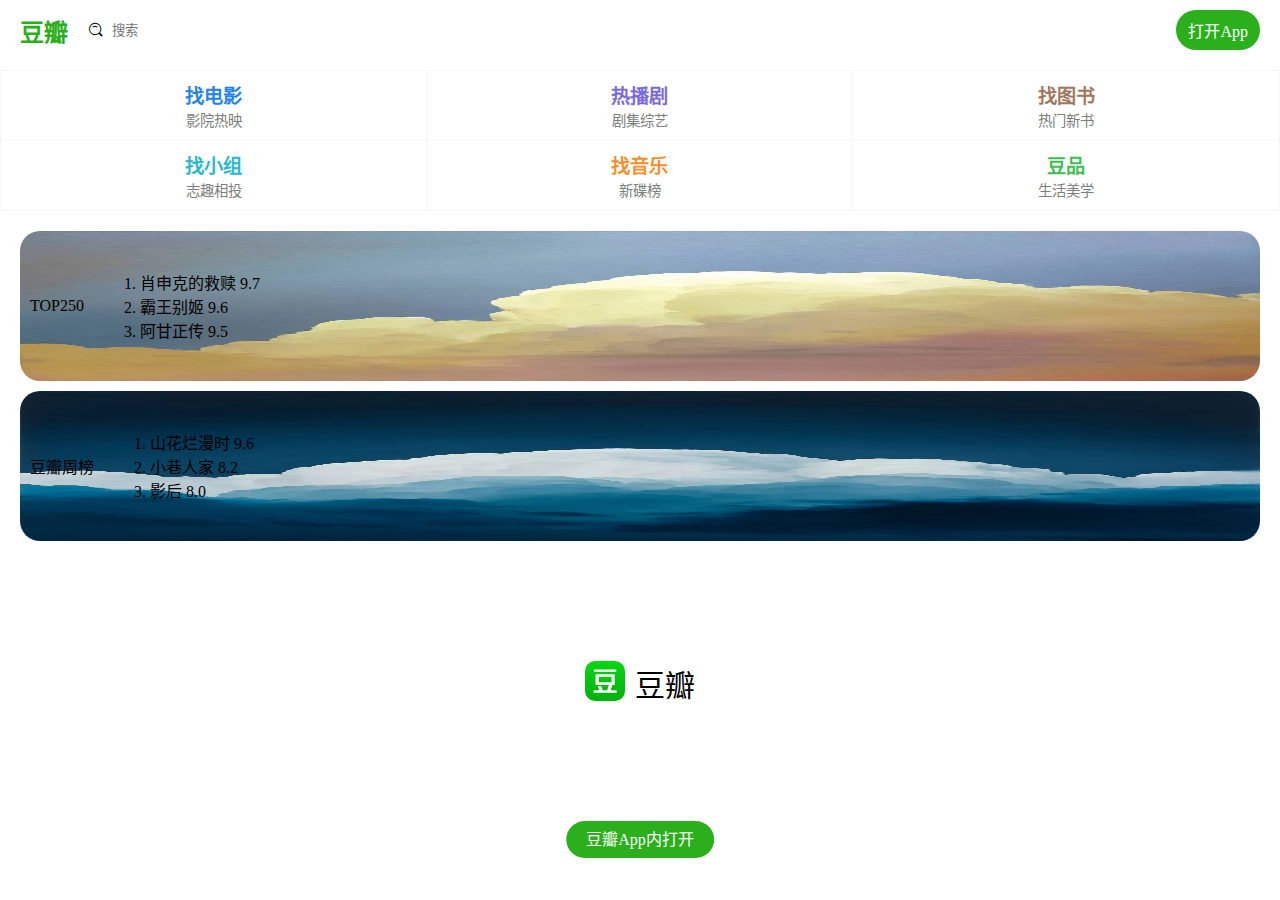
<file: index.html>
<!DOCTYPE html>
<html lang="zh-CN">
  <head>
    <meta charset="UTF-8" />
    <meta name="viewport" content="width=device-width, initial-scale=1.0" />
    <title>豆瓣(手机版)</title>
    <link rel="stylesheet" href="css/public.css" />
    <link rel="stylesheet" href="css/index.css" />
    <link rel="stylesheet" href="font/iconfont.css" />
  </head>
  <body>
    <header>
      <div class="logo">豆瓣</div>
      <div class="search">
        <div class="iconfont icon-sousuo_search"></div>
        <div style="width: 100%">
          <input type="text" placeholder="搜索" />
        </div>
      </div>
      <div class="button">
        <a href="#">打开App</a>
      </div>
    </header>

    <div class="links" style="margin-top: 10px">
      <a href="pages/movie.html" target="_blank">
        <p style="color: #2384e8">找电影</p>
        <span>影院热映</span>
      </a>
      <a href="pages/tv.html" target="_blank">
        <p style="color: #7a6adb">热播剧</p>
        <span>剧集综艺</span>
      </a>
      <a href="pages/book.html" target="_blank">
        <p style="color: #9f7860">找图书</p>
        <span>热门新书</span>
      </a>
      <a href="pages/group.html" target="_blank">
        <p style="color: #2ab8cc">找小组</p>
        <span>志趣相投</span>
      </a>
      <a href="pages/music.html" target="_blank">
        <p style="color: #f48f2e">找音乐</p>
        <span>新碟榜</span>
      </a>
      <a href="pages/market.html" target="_blank">
        <p style="color: #42bd56">豆品</p>
        <span>生活美学</span>
      </a>
    </div>

    <div class="top">
      <div class="tops">
        <img src="images/bg1.webp" alt="background" />
        <div class="topcontent">
          <div class="title">TOP250</div>
          <ul>
            <li>1. 肖申克的救赎 <span class="rating">9.7</span></li>
            <li>2. 霸王别姬 <span class="rating">9.6</span></li>
            <li>3. 阿甘正传 <span class="rating">9.5</span></li>
          </ul>
        </div>
      </div>
      <div class="tops" style="margin-top: 10px">
        <img src="images/bg2.webp" alt="background" />
        <div class="topcontent">
          <div class="title">豆瓣周榜</div>
          <ul>
            <li>1. 山花烂漫时 <span class="rating">9.6</span></li>
            <li>2. 小巷人家 <span class="rating">8.2</span></li>
            <li>3. 影后 <span class="rating">8.0</span></li>
          </ul>
        </div>
      </div>
    </div>
    <div class="floatdou">
      <a href="#">豆瓣App内打开</a>
    </div>

    <footer>
      <a href="#"><img src="images/dou.png" alt=""></a>
      <div>豆瓣</div>
    </footer>
  </body>
</html>
</file>
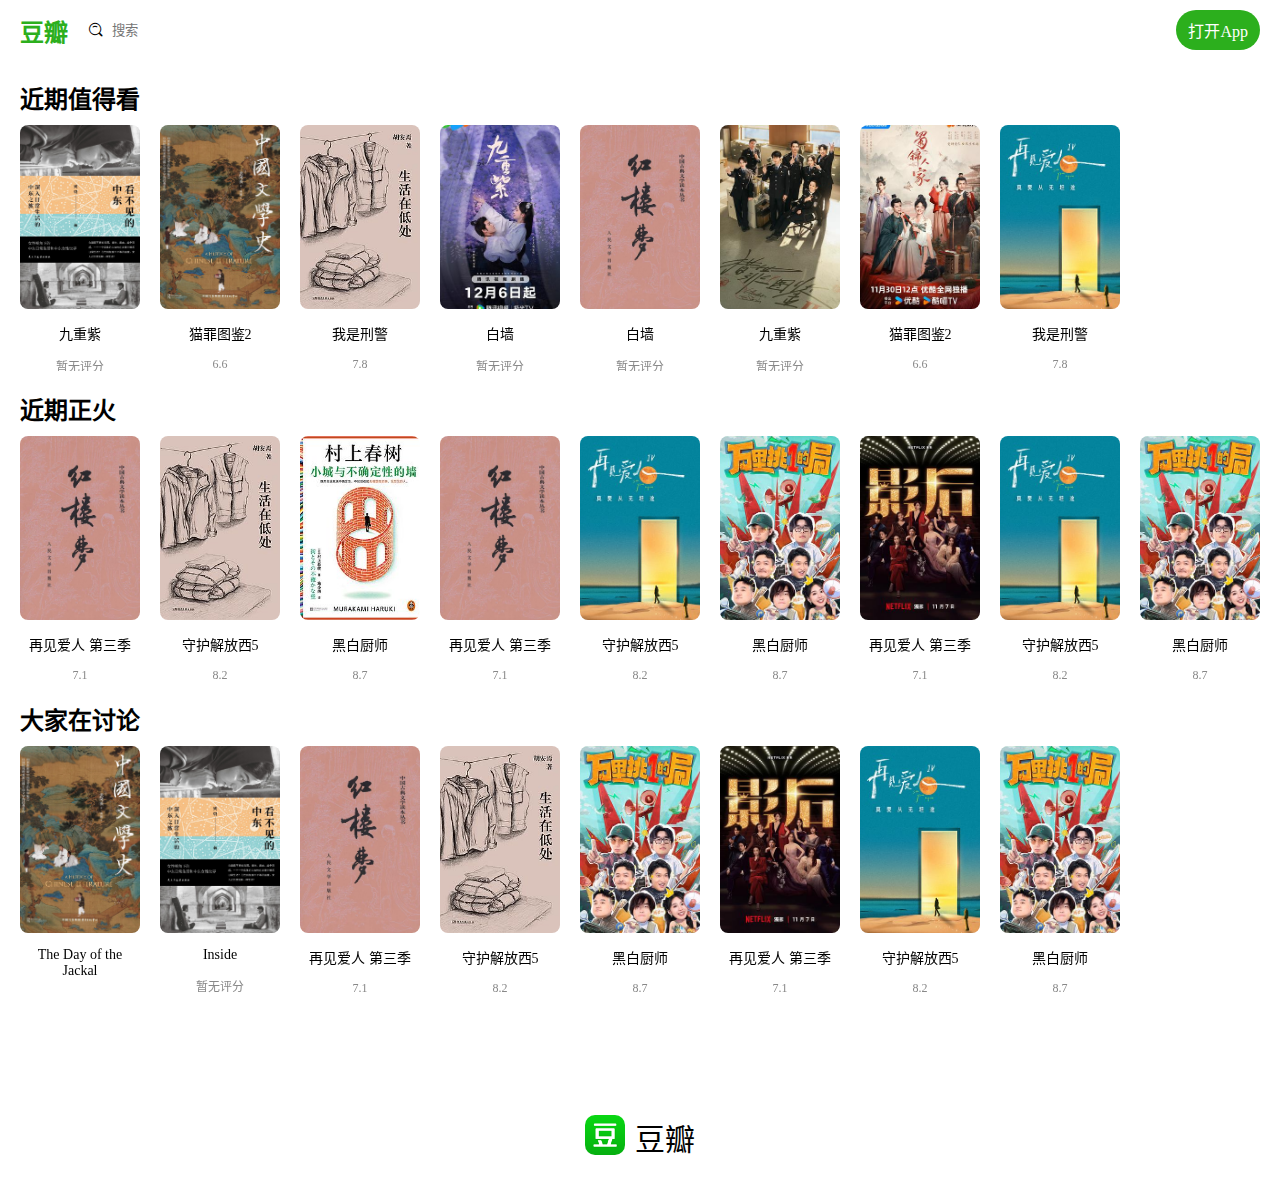
<file: pages/book.html>
<!DOCTYPE html>
<html lang="zh-CN">
  <head>
    <meta charset="UTF-8" />
    <meta name="viewport" content="width=device-width, initial-scale=1.0" />
    <title>豆瓣图书</title>
    <link rel="stylesheet" href="../swiper/swiper-bundle.min.css" />
    <link rel="stylesheet" href="../css/public.css" />
    <link rel="stylesheet" href="../font/iconfont.css" />
    <style>
      * {
        box-sizing: border-box;
      }
      .container {
        margin: 0 auto;
      }

      .categories {
        padding: 0px 20px;
      }

      .categories h2 {
        font-size: 24px;
        margin-bottom: 10px;
      }

      .swiper-container {
        margin-bottom: 20px;
        width: 100%;
        overflow: hidden;
      }

      .swiper-slide {
        text-align: center;
        width: 120px;
        height: 100%;
        height: auto;
      }

      .swiper-slide img {
        width: 100%;
        height: 75%;
        object-fit: cover;
        border-radius: 8px;
      }

      .swiper-slide p {
        margin-top: 10px;
        font-size: 14px;
      }

      .rating {
        display: block;
        margin-top: 5px;
        font-size: 12px;
        color: #888;
      }
    </style>
  </head>
  <body>
    <div class="container">
      <header>
        <div class="logo">豆瓣</div>
        <div class="search">
          <div class="iconfont icon-sousuo_search"></div>
          <div style="width: 100%">
            <input type="text" placeholder="搜索" />
          </div>
        </div>
        <div class="button">
          <a href="#">打开App</a>
        </div>
      </header>

      <section class="categories">
        <h2>近期值得看</h2>
        <div class="swiper-container">
          <div class="swiper-wrapper">
            <div class="swiper-slide">
              <img src="../images/10001b.jpg" alt="九重紫" />
              <p>九重紫</p>
              <span class="rating">暂无评分</span>
            </div>
            <div class="swiper-slide">
              <img src="../images/10002b.jpg" alt="猫罪图鉴2" />
              <p>猫罪图鉴2</p>
              <span class="rating">6.6</span>
            </div>
            <div class="swiper-slide">
              <img src="../images/10007b.jpg" alt="我是刑警" />
              <p>我是刑警</p>
              <span class="rating">7.8</span>
            </div>
            <div class="swiper-slide">
              <img src="../images/10001.jpg" alt="白墙" />
              <p>白墙</p>
              <span class="rating">暂无评分</span>
            </div>
            <div class="swiper-slide">
              <img src="../images/10006b.jpg" alt="白墙" />
              <p>白墙</p>
              <span class="rating">暂无评分</span>
            </div>
            <div class="swiper-slide">
              <img src="../images/10002.jpg" alt="九重紫" />
              <p>九重紫</p>
              <span class="rating">暂无评分</span>
            </div>
            <div class="swiper-slide">
              <img src="../images/10005.jpg" alt="猫罪图鉴2" />
              <p>猫罪图鉴2</p>
              <span class="rating">6.6</span>
            </div>
            <div class="swiper-slide">
              <img src="../images/10007.jpg" alt="我是刑警" />
              <p>我是刑警</p>
              <span class="rating">7.8</span>
            </div>
          </div>
        </div>
      </section>

      <section class="categories">
        <h2>近期正火</h2>
        <div class="swiper-container">
          <div class="swiper-wrapper">
            <div class="swiper-slide">
              <img src="../images/10006b.jpg" alt="再见爱人 第三季" />
              <p>再见爱人 第三季</p>
              <span class="rating">7.1</span>
            </div>
            <div class="swiper-slide">
              <img src="../images/10007b.jpg" alt="守护解放西5" />
              <p>守护解放西5</p>
              <span class="rating">8.2</span>
            </div>
            <div class="swiper-slide">
              <img src="../images/10004b.jpg" alt="黑白厨师" />
              <p>黑白厨师</p>
              <span class="rating">8.7</span>
            </div>
            <div class="swiper-slide">
              <img src="../images/10006b.jpg" alt="再见爱人 第三季" />
              <p>再见爱人 第三季</p>
              <span class="rating">7.1</span>
            </div>
            <div class="swiper-slide">
              <img src="../images/10007.jpg" alt="守护解放西5" />
              <p>守护解放西5</p>
              <span class="rating">8.2</span>
            </div>
            <div class="swiper-slide">
              <img src="../images/10014.jpg" alt="黑白厨师" />
              <p>黑白厨师</p>
              <span class="rating">8.7</span>
            </div>
            <div class="swiper-slide">
              <img src="../images/10006.jpg" alt="再见爱人 第三季" />
              <p>再见爱人 第三季</p>
              <span class="rating">7.1</span>
            </div>
            <div class="swiper-slide">
              <img src="../images/10007.jpg" alt="守护解放西5" />
              <p>守护解放西5</p>
              <span class="rating">8.2</span>
            </div>
            <div class="swiper-slide">
              <img src="../images/10014.jpg" alt="黑白厨师" />
              <p>黑白厨师</p>
              <span class="rating">8.7</span>
            </div>
          </div>
        </div>
      </section>

      <section class="categories">
        <h2>大家在讨论</h2>
        <div class="swiper-container">
          <div class="swiper-wrapper">
            <div class="swiper-slide">
              <img src="../images/10002b.jpg" alt="The Day of the Jackal" />
              <p>The Day of the Jackal</p>
              <span class="rating">暂无评分</span>
            </div>
            <div class="swiper-slide">
              <img src="../images/10001b.jpg" alt="Inside" />
              <p>Inside</p>
              <span class="rating">暂无评分</span>
            </div>
            <div class="swiper-slide">
              <img src="../images/10006b.jpg" alt="再见爱人 第三季" />
              <p>再见爱人 第三季</p>
              <span class="rating">7.1</span>
            </div>
            <div class="swiper-slide">
              <img src="../images/10007b.jpg" alt="守护解放西5" />
              <p>守护解放西5</p>
              <span class="rating">8.2</span>
            </div>
            <div class="swiper-slide">
              <img src="../images/10014.jpg" alt="黑白厨师" />
              <p>黑白厨师</p>
              <span class="rating">8.7</span>
            </div>
            <div class="swiper-slide">
              <img src="../images/10006.jpg" alt="再见爱人 第三季" />
              <p>再见爱人 第三季</p>
              <span class="rating">7.1</span>
            </div>
            <div class="swiper-slide">
              <img src="../images/10007.jpg" alt="守护解放西5" />
              <p>守护解放西5</p>
              <span class="rating">8.2</span>
            </div>
            <div class="swiper-slide">
              <img src="../images/10014.jpg" alt="黑白厨师" />
              <p>黑白厨师</p>
              <span class="rating">8.7</span>
            </div>
          </div>
        </div>
      </section>

      <footer>
        <a href="#"><img src="../images/dou.png" alt="" /></a>
        <div>豆瓣</div>
      </footer>
    </div>

    <script src="../swiper/swiper-bundle.min.js"></script>
    <script>
      // 初始化Swiper
      const swiper = new Swiper(".swiper-container", {
        slidesPerView: "auto", // 自动调整每次显示的幻灯片数目
        spaceBetween: 20, // 幻灯片之间的距离
        loop: false, // 循环模式
      });
    </script>
  </body>
</html>
</file>
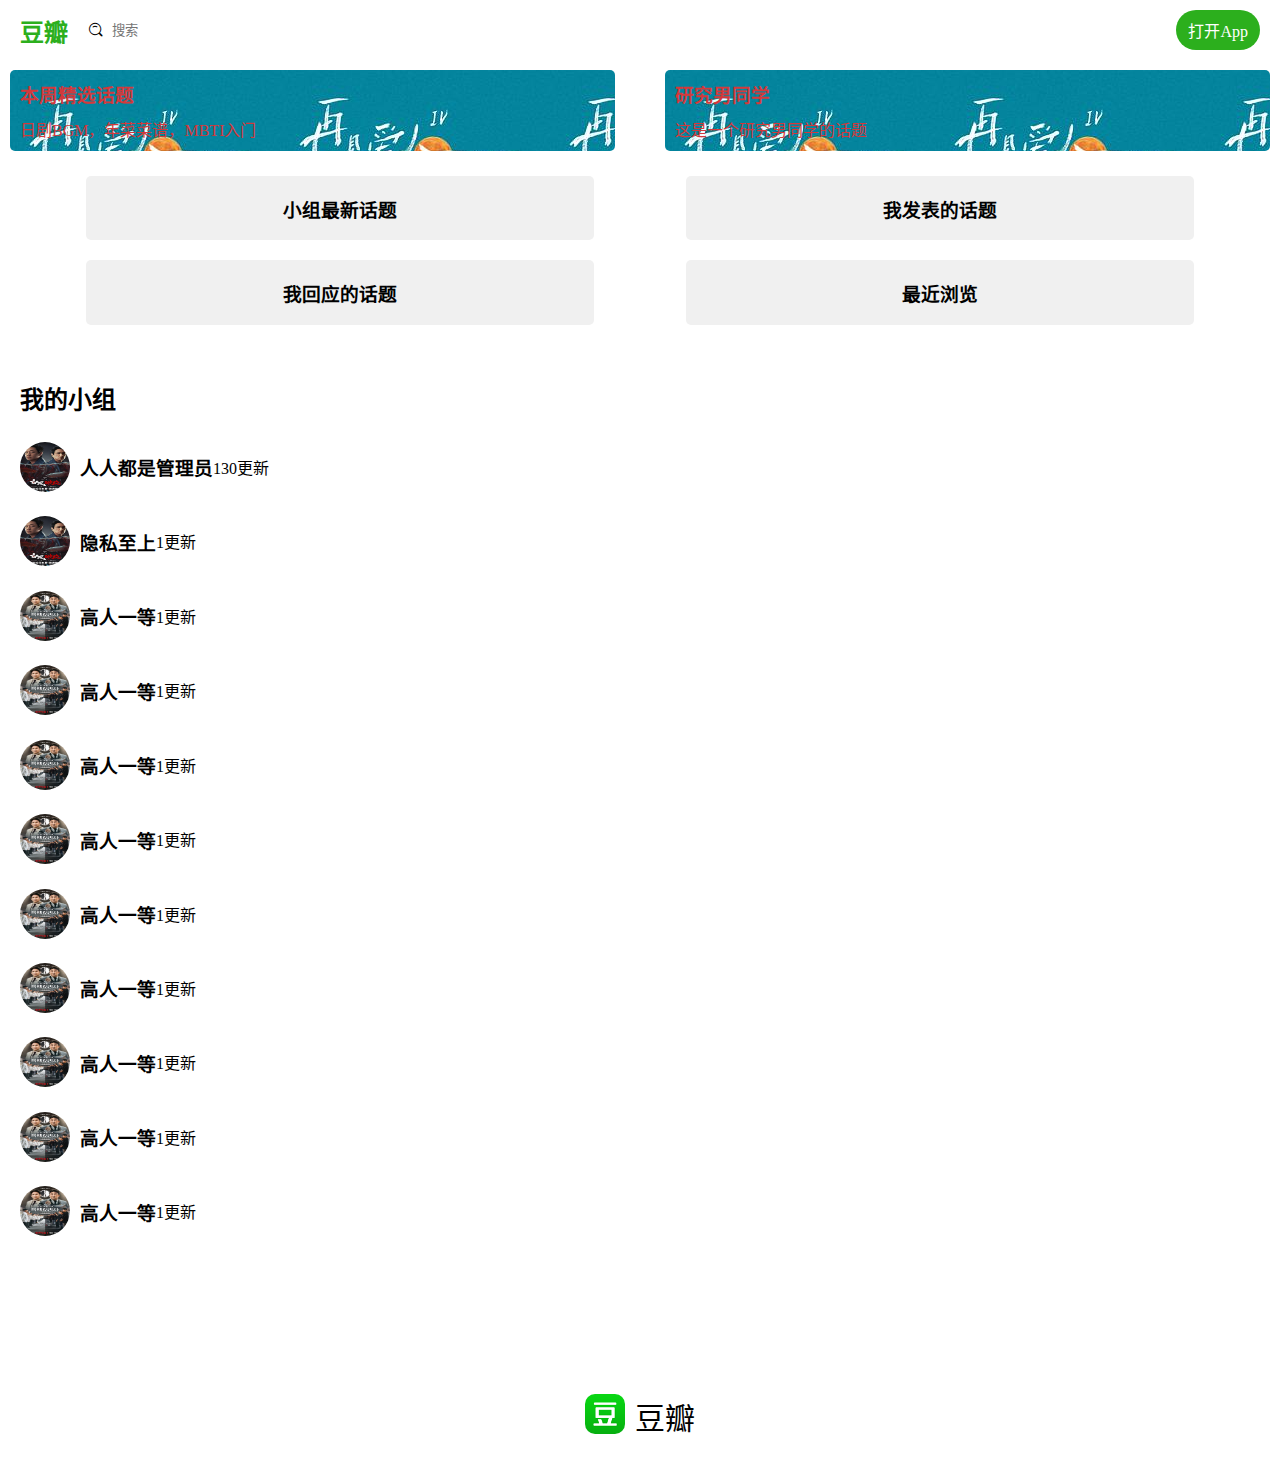
<file: pages/group.html>
<!DOCTYPE html>
<html lang="zh-CN">
<head>
    <meta charset="UTF-8" />
    <meta name="viewport" content="width=device-width, initial-scale=1.0" />
    <title>豆瓣小组</title>
    <link rel="stylesheet" href="../swiper/swiper-bundle.min.css" />
    <link rel="stylesheet" href="../css/public.css" />
    <link rel="stylesheet" href="../font/iconfont.css" />
    <style>
       .topics {
            display: flex;
            justify-content: space-between;
            padding: 10px;
        }

       .topic {
            width: 48%;
            color: #d3393bff;
            gap: 8px;
            /* gap不生效 */
            border-radius: 5px;
            background-image: url(../images/10007.jpg);
        }
        .topic h3{
            margin: 10px;
        }
        .topic p{
            margin: 10px;
        }

       .huati {
            display: flex;
            justify-content: space-evenly;
            padding: 5px;
            flex-wrap: wrap;
        }

       .huatis {
            text-align: center;
            width: 40%;
            background-color: #f0f0f0;
            margin: 10px;
            border-radius: 5px;
            box-sizing: border-box;
        }

        /* 小组部分 */
       .groups {
            padding: 20px;
        }

       .group {
            display: flex;
            align-items: center;
            margin-bottom: 10px;
        }

       .group img {
            width: 50px;
            height: 50px;
            border-radius: 50%;
            margin-right: 10px;
        }
    </style>
</head>

<body>
    <header>
        <div class="logo">豆瓣</div>
        <div class="search">
          <div class="iconfont icon-sousuo_search"></div>
          <div style="width: 100%">
            <input type="text" placeholder="搜索" />
          </div>
        </div>
        <div class="button">
          <a href="#">打开App</a>
        </div>
      </header>
        <div class="topics">
            <div class="topic">
                <h3>本周精选话题</h3>
                <p>日剧BGM，年菜菜谱，MBTI入门</p>
            </div>
            <div class="topic">
                <h3>研究男同学</h3>
                <p>这是一个研究男同学的话题</p>
            </div>
        </div>
        <div class="huati">
            <div class="huatis">
                <h3>小组最新话题</h3>
            </div>
            <div class="huatis">
                <h3>我发表的话题</h3>
            </div>
            <div class="huatis">
                <h3>我回应的话题</h3>
            </div>
            <div class="huatis">
                <h3>最近浏览</h3>
            </div>
        </div>
        <div class="groups">
            <h2>我的小组</h2>
            <div class="group">
                <img src="../images/10003.jpg" alt="Group 1">
                <h3>人人都是管理员</h3>
                <p>130更新</p>
            </div>
            <div class="group">
                <img src="../images/10003.jpg" alt="Group 2">
                <h3>隐私至上</h3>
                <p>1更新</p>
            </div>
            <div class="group">
                <img src="../images/10009.jpg" alt="Group 3">
                <h3>高人一等</h3>
                <p>1更新</p>
            </div>
            <div class="group">
                <img src="../images/10009.jpg" alt="Group 3">
                <h3>高人一等</h3>
                <p>1更新</p>
            </div>
            <div class="group">
                <img src="../images/10009.jpg" alt="Group 3">
                <h3>高人一等</h3>
                <p>1更新</p>
            </div>
            <div class="group">
                <img src="../images/10009.jpg" alt="Group 3">
                <h3>高人一等</h3>
                <p>1更新</p>
            </div>
            <div class="group">
                <img src="../images/10009.jpg" alt="Group 3">
                <h3>高人一等</h3>
                <p>1更新</p>
            </div>
            <div class="group">
                <img src="../images/10009.jpg" alt="Group 3">
                <h3>高人一等</h3>
                <p>1更新</p>
            </div>
            <div class="group">
                <img src="../images/10009.jpg" alt="Group 3">
                <h3>高人一等</h3>
                <p>1更新</p>
            </div>
            <div class="group">
                <img src="../images/10009.jpg" alt="Group 3">
                <h3>高人一等</h3>
                <p>1更新</p>
            </div>
            <div class="group">
                <img src="../images/10009.jpg" alt="Group 3">
                <h3>高人一等</h3>
                <p>1更新</p>
            </div>
        </div>
    <footer>
        <a href="#"><img src="../images/dou.png" alt="" /></a>
        <div>豆瓣</div>
    </footer>
</body>

</html>
</file>
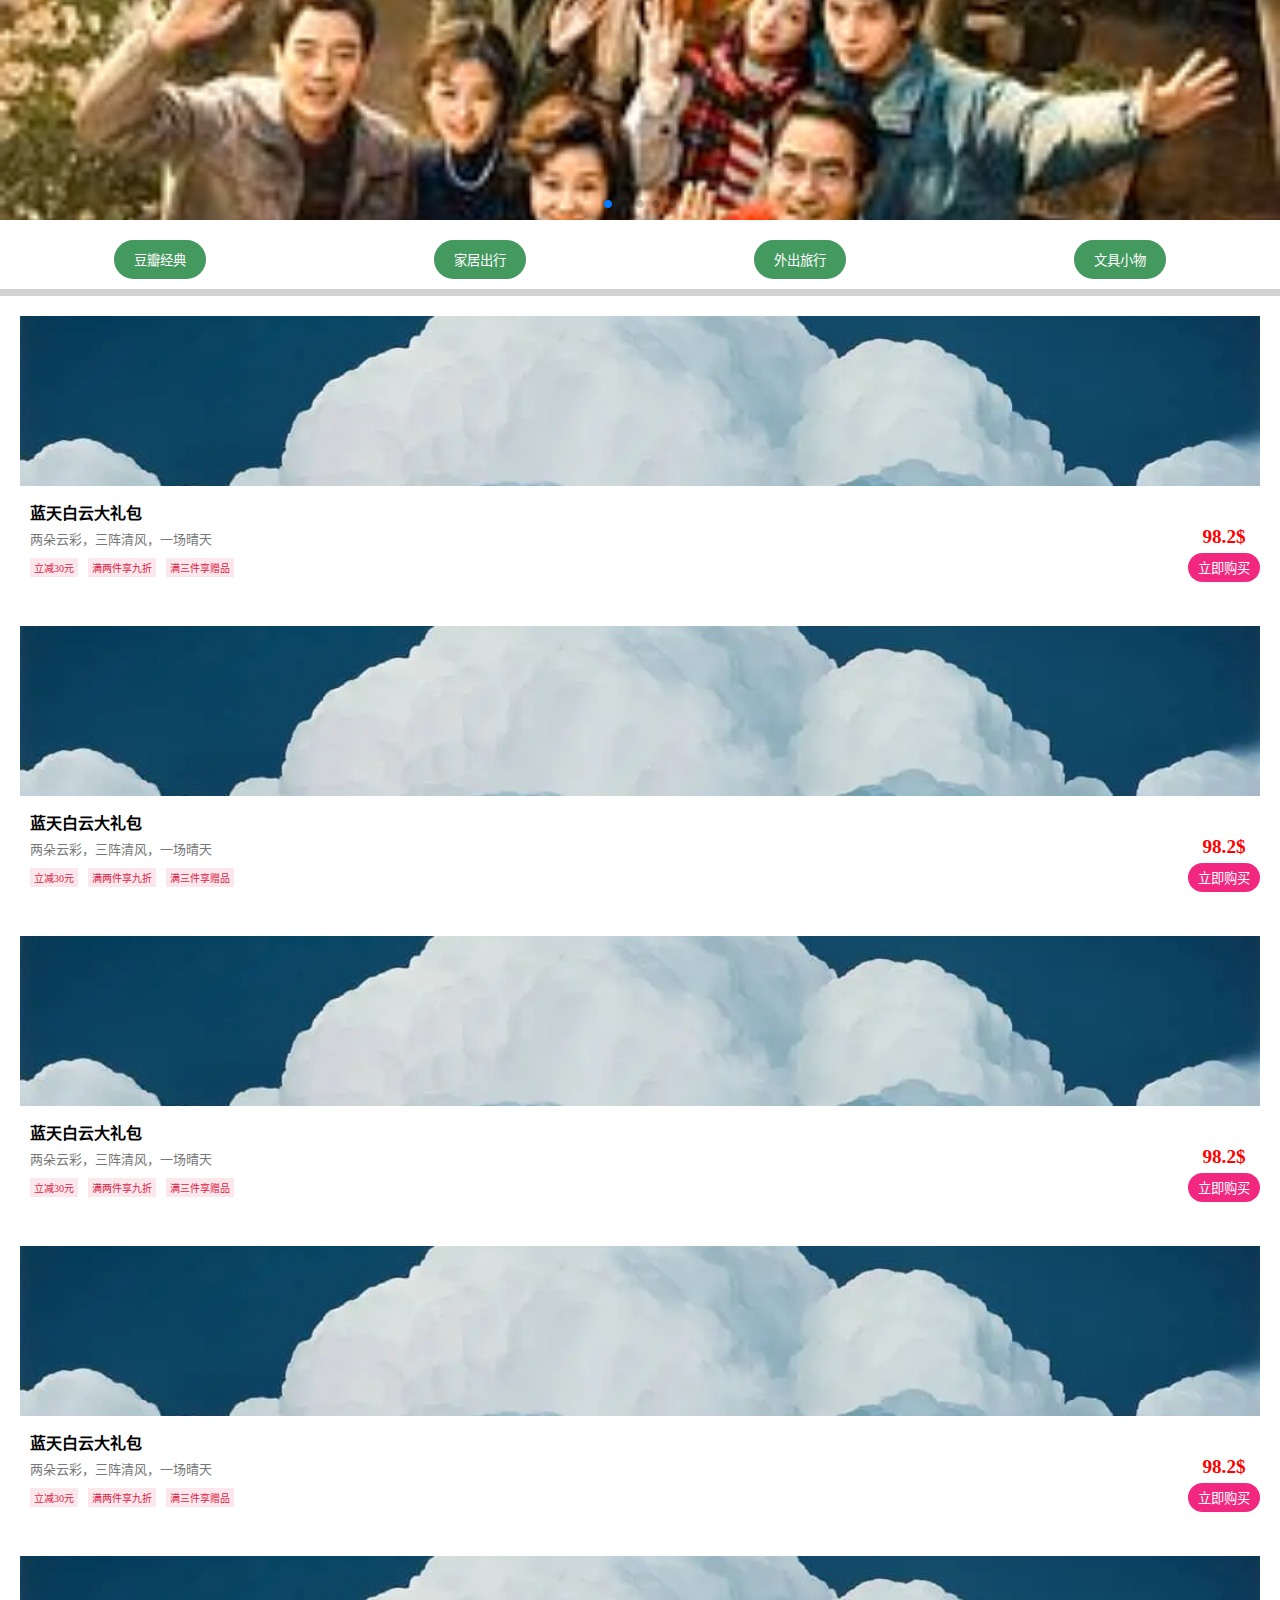
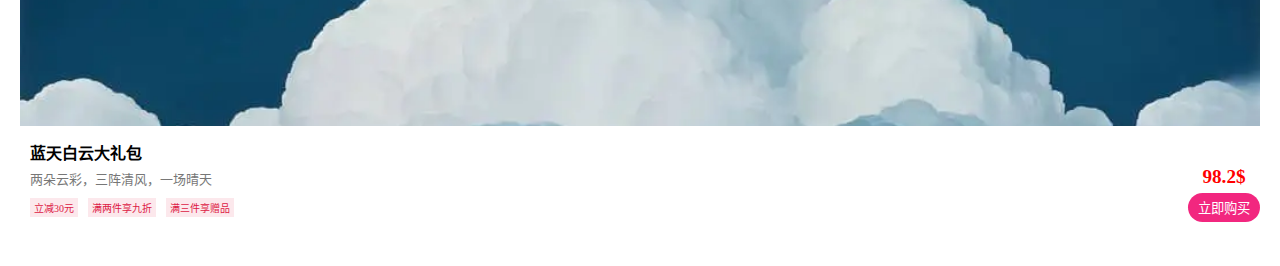
<file: pages/market.html>
<!DOCTYPE html>
<html lang="zh-CN">

<head>
    <meta charset="UTF-8" />
    <meta name="viewport" content="width=device-width, initial-scale=1.0" />
    <title>豆品</title>
    <link rel="stylesheet" href="../swiper/swiper-bundle.min.css" />
    <link rel="stylesheet" href="../css/public.css" />
    <link rel="stylesheet" href="../font/iconfont.css" />
    <style>
       .swiper {
            width: 100%;
            height: 220px;
            margin-bottom: 10px;
        }

       .swiper-slide img {
            width: 100%;
            height: 100%;
            object-fit: cover;
        }

        /* 按钮区域样式 */
       .buttons {
            display: flex;
            justify-content: space-around;
            border-bottom: 7px solid #9193926b;
            margin-bottom: 20px;
            padding: 10px 0;
        }

       .buttons button {
            background-color: #449a5e;
            color: white;
            border: none;
            padding: 10px 20px;
            border-radius: 30px;
            cursor: pointer;
        }

        /* 商品 */
       .product-section {
            display: flex;
            justify-content: space-around;
            flex-wrap: wrap;
            padding: 0 20px;
        }

       .product {
            width: 100%;
            border-radius: 5px;
            padding-bottom: 44px;
        }

       .product img {
            width: 100%;
            height: 170px;
            object-fit: cover;
            margin-bottom: 10px;
        }

       .product h3 {
            margin: 0;
            font-size: 16px;
        }

       .product p {
            margin: 5px 0;
        }

       .product button {
            background-color: #f2277f;
            color: white;
            border: none;
            padding: 5px 10px;
            border-radius: 30px;
            cursor: pointer;
        }
        .xia1{
            display: flex;
            justify-content: space-between;
        }
        .zuo3{
            display: flex;
            flex-direction: column;
            margin-left: 10px;
        }
        .zuo3 p{
            font-size: 13px;
            color: #777;
        }
        .you2{
            display: flex;
            flex-direction: column;
            justify-content: end;
            text-align: center;
        }
        .you2 p{
            color: #ff0000;
            font-size: 1.2em;
            font-weight: bold;
        }
        .santiao{
            display: flex;
            gap: 10px;
        }
        .santiao p{
            color: #dd1944;
            background-color: #dd19441A;
            padding: 2px 4px;
            font-size: 10px;
        }

    </style>
</head>

<body>
    <div class="swiper mySwiper">
        <div class="swiper-wrapper">
            <div class="swiper-slide">
                <img src="../images/10004.jpg" alt="Slide 1">
            </div>
            <div class="swiper-slide">
                <img src="../images/10008.jpg" alt="Slide 2">
            </div>
            <div class="swiper-slide">
                <img src="../images/10016.jpg" alt="Slide 3">
            </div>
            <div class="swiper-slide">
                <img src="../images/10015.jpg" alt="Slide 3">
            </div>
            <div class="swiper-slide">
                <img src="../images/10014.jpg" alt="Slide 3">
            </div>
        </div>
        <div class="swiper-pagination"></div>
    </div>

    <div class="buttons">
        <button>豆瓣经典</button>
        <button>家居出行</button>
        <button>外出旅行</button>
        <button>文具小物</button>
    </div>

    <div class="product-section">
        
        <div class="product">
            <img src="../images/bg2.webp" alt="Product 1">
            <div class="xia1">
            <div class="zuo3">
                <h3>蓝天白云大礼包</h3>
                <p>两朵云彩，三阵清风，一场晴天</p>
                <div class="santiao">
                <p>立减30元</p>
                <p>满两件享九折</p>
                <p>满三件享赠品</p>
                </div>    
            </div>
            <div class="you2">
                <p>98.2$</p>
                <button>立即购买</button>
            </div>
            </div>
        </div>

        <div class="product">
            <img src="../images/bg2.webp" alt="Product 1">
            <div class="xia1">
            <div class="zuo3">
                <h3>蓝天白云大礼包</h3>
                <p>两朵云彩，三阵清风，一场晴天</p>
                <div class="santiao">
                <p>立减30元</p>
                <p>满两件享九折</p>
                <p>满三件享赠品</p>
                </div>    
            </div>
            <div class="you2">
                <p>98.2$</p>
                <button>立即购买</button>
            </div>
            </div>
        </div>


        <div class="product">
            <img src="../images/bg2.webp" alt="Product 1">
            <div class="xia1">
            <div class="zuo3">
                <h3>蓝天白云大礼包</h3>
                <p>两朵云彩，三阵清风，一场晴天</p>
                <div class="santiao">
                <p>立减30元</p>
                <p>满两件享九折</p>
                <p>满三件享赠品</p>
                </div>    
            </div>
            <div class="you2">
                <p>98.2$</p>
                <button>立即购买</button>
            </div>
            </div>
        </div>


        <div class="product">
            <img src="../images/bg2.webp" alt="Product 1">
            <div class="xia1">
            <div class="zuo3">
                <h3>蓝天白云大礼包</h3>
                <p>两朵云彩，三阵清风，一场晴天</p>
                <div class="santiao">
                <p>立减30元</p>
                <p>满两件享九折</p>
                <p>满三件享赠品</p>
                </div>    
            </div>
            <div class="you2">
                <p>98.2$</p>
                <button>立即购买</button>
            </div>
            </div>
        </div>


        <div class="product">
            <img src="../images/bg2.webp" alt="Product 1">
            <div class="xia1">
            <div class="zuo3">
                <h3>蓝天白云大礼包</h3>
                <p>两朵云彩，三阵清风，一场晴天</p>
                <div class="santiao">
                <p>立减30元</p>
                <p>满两件享九折</p>
                <p>满三件享赠品</p>
                </div>    
            </div>
            <div class="you2">
                <p>98.2$</p>
                <button>立即购买</button>
            </div>
            </div>
        </div>
    </div>

    <script src="../swiper/swiper-bundle.min.js"></script>
    <script>
        var swiper = new Swiper('.mySwiper', {
            autoplay:true,
            pagination: {
                el: '.swiper-pagination',
            },
        });
    </script>
</body>

</html>
</file>
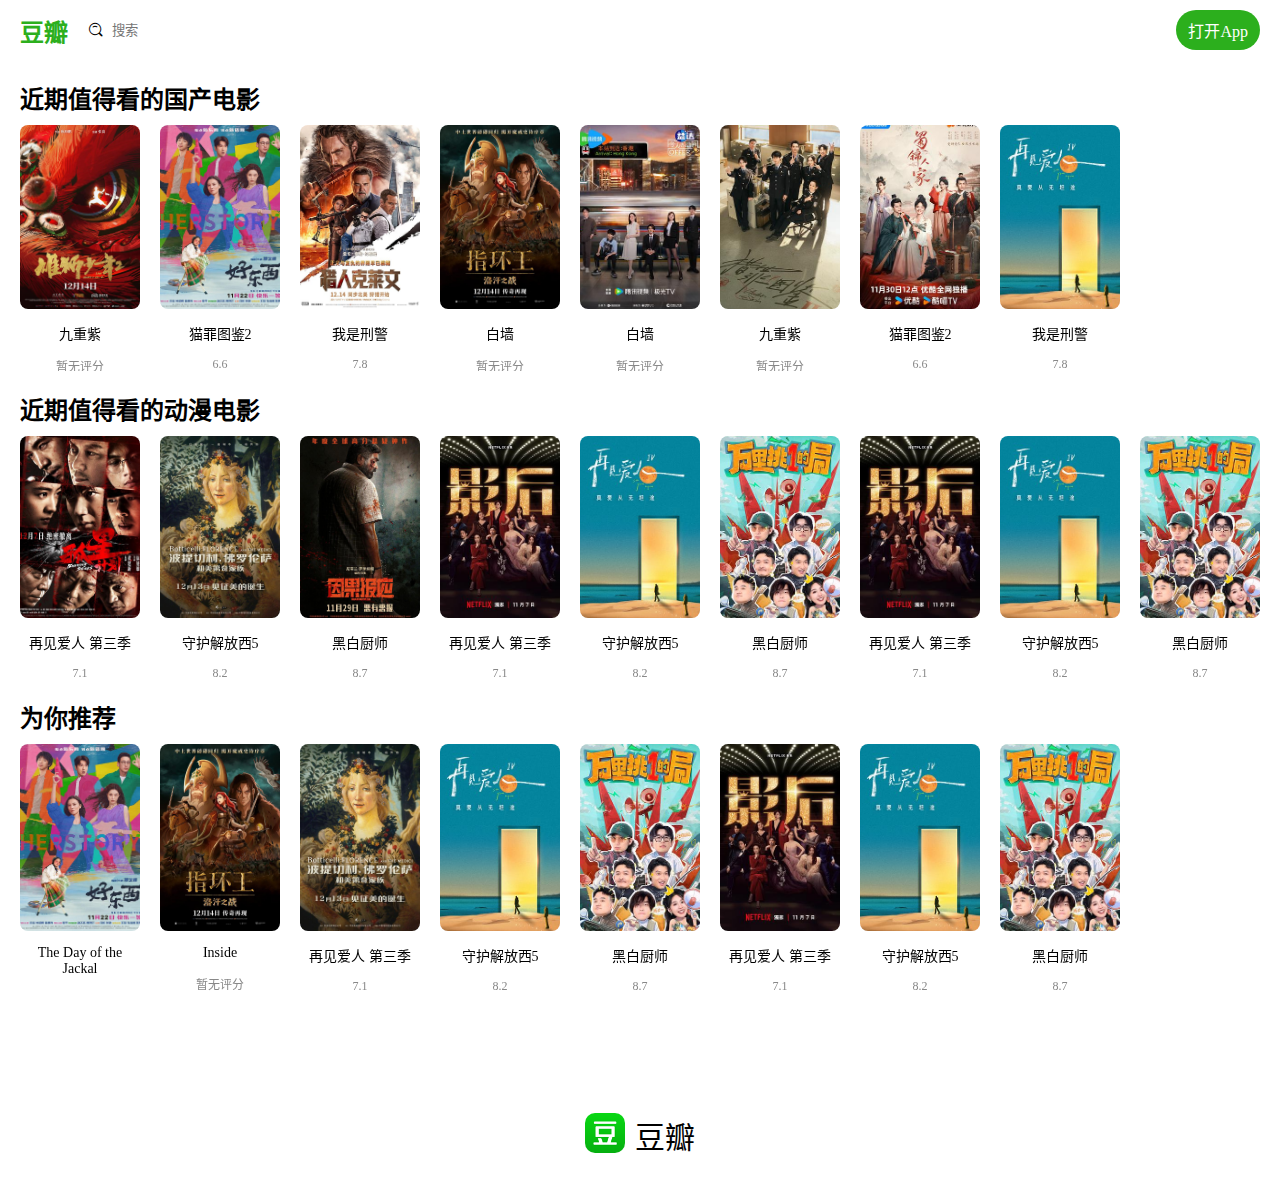
<file: pages/movie.html>
<!DOCTYPE html>
<html lang="zh-CN">
  <head>
    <meta charset="UTF-8" />
    <meta name="viewport" content="width=device-width, initial-scale=1.0" />
    <title>豆瓣电影</title>
    <link rel="stylesheet" href="../swiper/swiper-bundle.min.css" />
    <link rel="stylesheet" href="../css/public.css" />
    <link rel="stylesheet" href="../font/iconfont.css" />
    <style>
      * {
        box-sizing: border-box;
      }
      .container {
        margin: 0 auto;
      }

      .categories {
        padding: 0px 20px;
      }

      .categories h2 {
        font-size: 24px;
        margin-bottom: 10px;
      }

      .swiper-container {
        margin-bottom: 20px;
        width: 100%;
        overflow: hidden;
      }

      .swiper-slide {
        text-align: center;
        width: 120px;
        height: 100%;
        height: auto;
      }

      .swiper-slide img {
        width: 100%;
        height: 75%;
        object-fit: cover;
        border-radius: 8px;
      }

      .swiper-slide p {
        margin-top: 10px;
        font-size: 14px;
      }

      .rating {
        display: block;
        margin-top: 5px;
        font-size: 12px;
        color: #888;
      }
    </style>
  </head>
  <body>
    <div class="container">
      <header>
        <div class="logo">豆瓣</div>
        <div class="search">
          <div class="iconfont icon-sousuo_search"></div>
          <div style="width: 100%">
            <input type="text" placeholder="搜索" />
          </div>
        </div>
        <div class="button">
          <a href="#">打开App</a>
        </div>
      </header>

      <section class="categories">
        <h2>近期值得看的国产电影</h2>
        <div class="swiper-container">
          <div class="swiper-wrapper">
            <div class="swiper-slide">
              <img src="../images/10001mov.jpg" alt="九重紫" />
              <p>九重紫</p>
              <span class="rating">暂无评分</span>
            </div>
            <div class="swiper-slide">
              <img src="../images/10002mov.jpg" alt="猫罪图鉴2" />
              <p>猫罪图鉴2</p>
              <span class="rating">6.6</span>
            </div>
            <div class="swiper-slide">
              <img src="../images/10003mov.jpg" alt="我是刑警" />
              <p>我是刑警</p>
              <span class="rating">7.8</span>
            </div>
            <div class="swiper-slide">
              <img src="../images/10004mov.jpg" alt="白墙" />
              <p>白墙</p>
              <span class="rating">暂无评分</span>
            </div>
            <div class="swiper-slide">
              <img src="../images/10011.jpg" alt="白墙" />
              <p>白墙</p>
              <span class="rating">暂无评分</span>
            </div>
            <div class="swiper-slide">
              <img src="../images/10002.jpg" alt="九重紫" />
              <p>九重紫</p>
              <span class="rating">暂无评分</span>
            </div>
            <div class="swiper-slide">
              <img src="../images/10005.jpg" alt="猫罪图鉴2" />
              <p>猫罪图鉴2</p>
              <span class="rating">6.6</span>
            </div>
            <div class="swiper-slide">
              <img src="../images/10007.jpg" alt="我是刑警" />
              <p>我是刑警</p>
              <span class="rating">7.8</span>
            </div>
          </div>
        </div>
      </section>

      <section class="categories">
        <h2>近期值得看的动漫电影</h2>
        <div class="swiper-container">
          <div class="swiper-wrapper">
            <div class="swiper-slide">
              <img src="../images/10006mov.jpg" alt="再见爱人 第三季" />
              <p>再见爱人 第三季</p>
              <span class="rating">7.1</span>
            </div>
            <div class="swiper-slide">
              <img src="../images/10007mov.jpg" alt="守护解放西5" />
              <p>守护解放西5</p>
              <span class="rating">8.2</span>
            </div>
            <div class="swiper-slide">
              <img src="../images/10005mov.jpg" alt="黑白厨师" />
              <p>黑白厨师</p>
              <span class="rating">8.7</span>
            </div>
            <div class="swiper-slide">
              <img src="../images/10006.jpg" alt="再见爱人 第三季" />
              <p>再见爱人 第三季</p>
              <span class="rating">7.1</span>
            </div>
            <div class="swiper-slide">
              <img src="../images/10007.jpg" alt="守护解放西5" />
              <p>守护解放西5</p>
              <span class="rating">8.2</span>
            </div>
            <div class="swiper-slide">
              <img src="../images/10014.jpg" alt="黑白厨师" />
              <p>黑白厨师</p>
              <span class="rating">8.7</span>
            </div>
            <div class="swiper-slide">
              <img src="../images/10006.jpg" alt="再见爱人 第三季" />
              <p>再见爱人 第三季</p>
              <span class="rating">7.1</span>
            </div>
            <div class="swiper-slide">
              <img src="../images/10007.jpg" alt="守护解放西5" />
              <p>守护解放西5</p>
              <span class="rating">8.2</span>
            </div>
            <div class="swiper-slide">
              <img src="../images/10014.jpg" alt="黑白厨师" />
              <p>黑白厨师</p>
              <span class="rating">8.7</span>
            </div>
          </div>
        </div>
      </section>

      <section class="categories">
        <h2>为你推荐</h2>
        <div class="swiper-container">
          <div class="swiper-wrapper">
            <div class="swiper-slide">
              <img src="../images/10002mov.jpg" alt="The Day of the Jackal" />
              <p>The Day of the Jackal</p>
              <span class="rating">暂无评分</span>
            </div>
            <div class="swiper-slide">
              <img src="../images/10004mov.jpg" alt="Inside" />
              <p>Inside</p>
              <span class="rating">暂无评分</span>
            </div>
            <div class="swiper-slide">
              <img src="../images/10007mov.jpg" alt="再见爱人 第三季" />
              <p>再见爱人 第三季</p>
              <span class="rating">7.1</span>
            </div>
            <div class="swiper-slide">
              <img src="../images/10007.jpg" alt="守护解放西5" />
              <p>守护解放西5</p>
              <span class="rating">8.2</span>
            </div>
            <div class="swiper-slide">
              <img src="../images/10014.jpg" alt="黑白厨师" />
              <p>黑白厨师</p>
              <span class="rating">8.7</span>
            </div>
            <div class="swiper-slide">
              <img src="../images/10006.jpg" alt="再见爱人 第三季" />
              <p>再见爱人 第三季</p>
              <span class="rating">7.1</span>
            </div>
            <div class="swiper-slide">
              <img src="../images/10007.jpg" alt="守护解放西5" />
              <p>守护解放西5</p>
              <span class="rating">8.2</span>
            </div>
            <div class="swiper-slide">
              <img src="../images/10014.jpg" alt="黑白厨师" />
              <p>黑白厨师</p>
              <span class="rating">8.7</span>
            </div>
          </div>
        </div>
      </section>

      <footer>
        <a href="#"><img src="../images/dou.png" alt="" /></a>
        <div>豆瓣</div>
      </footer>
    </div>

    <script src="../swiper/swiper-bundle.min.js"></script>
    <script>
      // 初始化Swiper
      const swiper = new Swiper(".swiper-container", {
        slidesPerView: "auto", // 自动调整每次显示的幻灯片数目
        spaceBetween: 20, // 幻灯片之间的距离
        loop: false, // 循环模式
      });
    </script>
  </body>
</html>
</file>
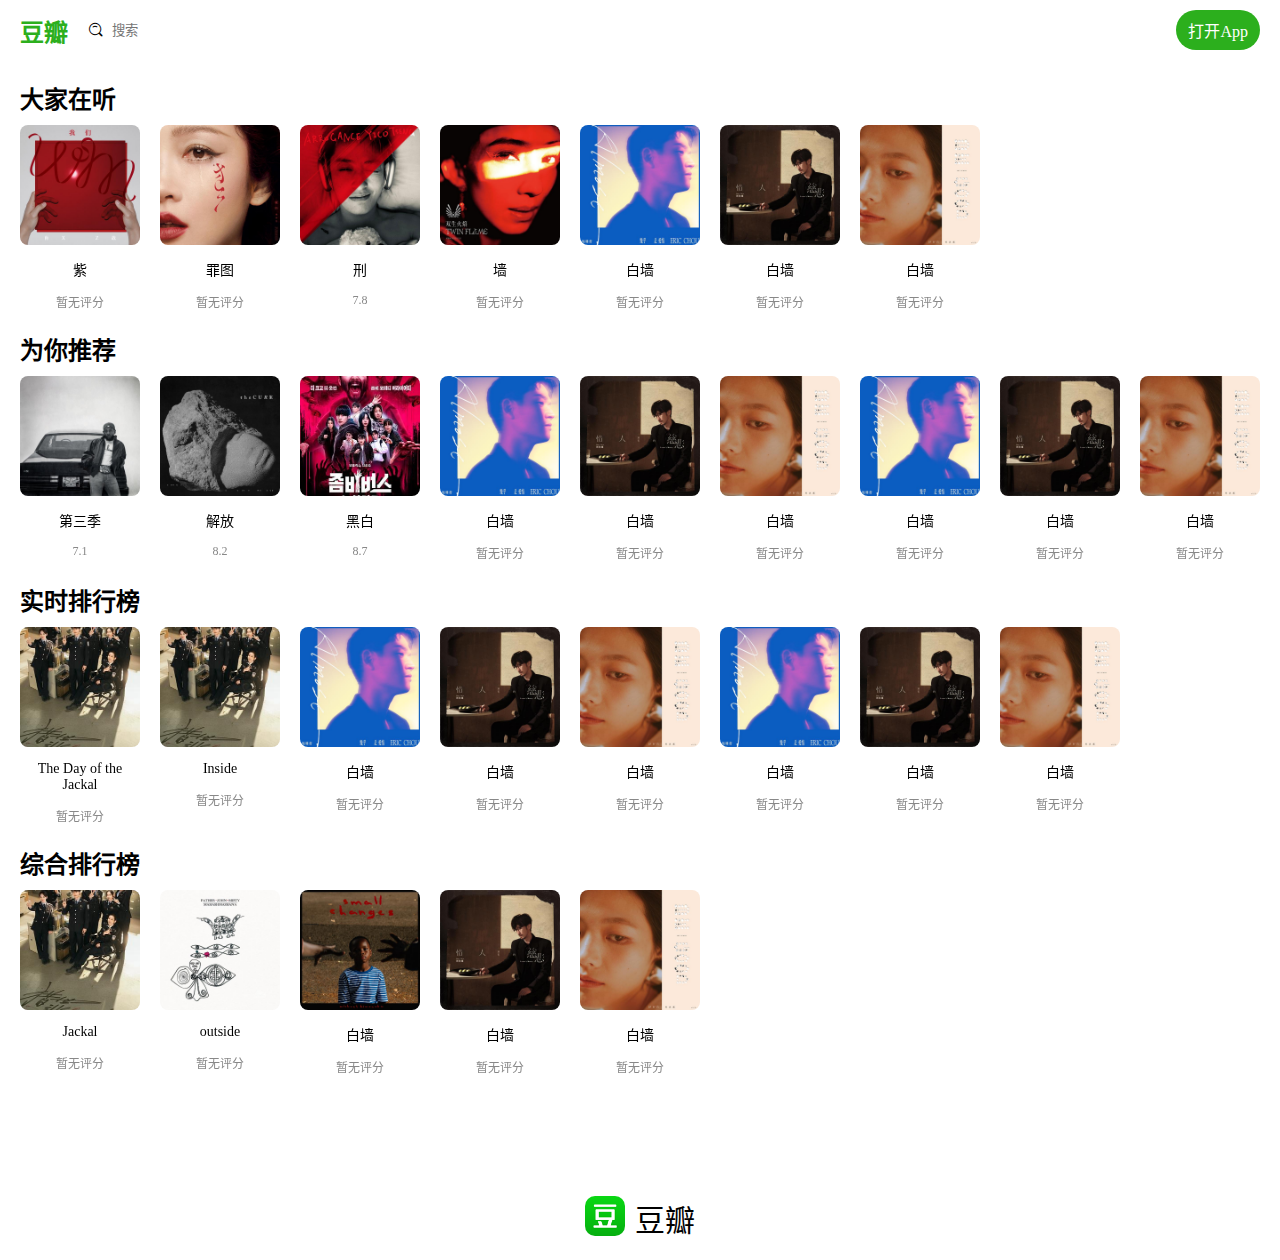
<file: pages/music.html>
<!DOCTYPE html>
<html lang="zh-CN">
  <head>
    <meta charset="UTF-8" />
    <meta name="viewport" content="width=device-width, initial-scale=1.0" />
    <title>豆瓣音乐</title>
    <link rel="stylesheet" href="../swiper/swiper-bundle.min.css" />
    <link rel="stylesheet" href="../css/public.css" />
    <link rel="stylesheet" href="../font/iconfont.css" />
    <style>
      * {
        box-sizing: border-box;
      }
      .container {
        margin: 0 auto;
      }

      .categories {
        padding: 0px 20px;
      }

      .categories h2 {
        font-size: 24px;
        margin-bottom: 10px;
      }

      .swiper-container {
        margin-bottom: 20px;
        width: 100%;
        overflow: hidden;
      }

      .swiper-slide {
        text-align: center;
        width: 120px;
        height: 100%;
        height: auto;
      }

      .swiper-slide img {
        width: 120px;
        height: 120px;
        object-fit: cover;
        border-radius: 8px;
      }

      .swiper-slide p {
        margin-top: 10px;
        font-size: 14px;
      }

      .rating {
        display: block;
        margin-top: 5px;
        font-size: 12px;
        color: #888;
      }
    </style>
  </head>
  <body>
    <div class="container">
      <header>
        <div class="logo">豆瓣</div>
        <div class="search">
          <div class="iconfont icon-sousuo_search"></div>
          <div style="width: 100%">
            <input type="text" placeholder="搜索" />
          </div>
        </div>
        <div class="button">
          <a href="#">打开App</a>
        </div>
      </header>

      <section class="categories">
        <h2>大家在听</h2>
        <div class="swiper-container">
          <div class="swiper-wrapper">
            <div class="swiper-slide">
              <img src="../images/10001m.jpg" alt="九重紫" />
              <p>紫</p>
              <span class="rating">暂无评分</span>
            </div>
            <div class="swiper-slide">
              <img src="../images/10002m.jpg" alt="猫罪图鉴2" />
              <p>罪图</p>
              <span class="rating">暂无评分</span>
            </div>
            <div class="swiper-slide">
              <img src="../images/10003m.jpg" alt="我是刑警" />
              <p>刑</p>
              <span class="rating">7.8</span>
            </div>
            <div class="swiper-slide">
              <img src="../images/10004m.jpg" alt="白墙" />
              <p>墙</p>
              <span class="rating">暂无评分</span>
            </div>
            <div class="swiper-slide">
              <img src="../images/10005m.jpg" alt="白墙" />
              <p>白墙</p>
              <span class="rating">暂无评分</span>
            </div>
            <div class="swiper-slide">
              <img src="../images/10006m.jpg" alt="白墙" />
              <p>白墙</p>
              <span class="rating">暂无评分</span>
            </div>
            <div class="swiper-slide">
              <img src="../images/10007m.jpg" alt="白墙" />
              <p>白墙</p>
              <span class="rating">暂无评分</span>
            </div>
          </div>
        </div>
      </section>

      <section class="categories">
        <h2>为你推荐</h2>
        <div class="swiper-container">
          <div class="swiper-wrapper">
            <div class="swiper-slide">
              <img src="../images/10009m.jpg" alt="再见爱人 第三季" />
              <p>第三季</p>
              <span class="rating">7.1</span>
            </div>
            <div class="swiper-slide">
              <img src="../images/10011m.jpg" alt="守护解放西5" />
              <p>解放</p>
              <span class="rating">8.2</span>
            </div>
            <div class="swiper-slide">
              <img src="../images/10012.jpg" alt="黑白厨师" />
              <p>黑白</p>
              <span class="rating">8.7</span>
            </div>
            <div class="swiper-slide">
              <img src="../images/10005m.jpg" alt="白墙" />
              <p>白墙</p>
              <span class="rating">暂无评分</span>
            </div>
            <div class="swiper-slide">
              <img src="../images/10006m.jpg" alt="白墙" />
              <p>白墙</p>
              <span class="rating">暂无评分</span>
            </div>
            <div class="swiper-slide">
              <img src="../images/10007m.jpg" alt="白墙" />
              <p>白墙</p>
              <span class="rating">暂无评分</span>
            </div>
            <div class="swiper-slide">
              <img src="../images/10005m.jpg" alt="白墙" />
              <p>白墙</p>
              <span class="rating">暂无评分</span>
            </div>
            <div class="swiper-slide">
              <img src="../images/10006m.jpg" alt="白墙" />
              <p>白墙</p>
              <span class="rating">暂无评分</span>
            </div>
            <div class="swiper-slide">
              <img src="../images/10007m.jpg" alt="白墙" />
              <p>白墙</p>
              <span class="rating">暂无评分</span>
            </div>
          </div>
        </div>
      </section>

      <section class="categories">
        <h2>实时排行榜</h2>
        <div class="swiper-container">
          <div class="swiper-wrapper">
            <div class="swiper-slide">
              <img src="../images/10002.jpg" alt="The Day of the Jackal" />
              <p>The Day of the Jackal</p>
              <span class="rating">暂无评分</span>
            </div>
            <div class="swiper-slide">
              <img src="../images/10002.jpg" alt="Inside" />
              <p>Inside</p>
              <span class="rating">暂无评分</span>
            </div>
            <div class="swiper-slide">
              <img src="../images/10005m.jpg" alt="白墙" />
              <p>白墙</p>
              <span class="rating">暂无评分</span>
            </div>
            <div class="swiper-slide">
              <img src="../images/10006m.jpg" alt="白墙" />
              <p>白墙</p>
              <span class="rating">暂无评分</span>
            </div>
            <div class="swiper-slide">
              <img src="../images/10007m.jpg" alt="白墙" />
              <p>白墙</p>
              <span class="rating">暂无评分</span>
            </div>
            <div class="swiper-slide">
              <img src="../images/10005m.jpg" alt="白墙" />
              <p>白墙</p>
              <span class="rating">暂无评分</span>
            </div>
            <div class="swiper-slide">
              <img src="../images/10006m.jpg" alt="白墙" />
              <p>白墙</p>
              <span class="rating">暂无评分</span>
            </div>
            <div class="swiper-slide">
              <img src="../images/10007m.jpg" alt="白墙" />
              <p>白墙</p>
              <span class="rating">暂无评分</span>
            </div>
          </div>
        </div>
      </section>

      <section class="categories">
        <h2>综合排行榜</h2>
        <div class="swiper-container">
          <div class="swiper-wrapper">
            <div class="swiper-slide">
              <img src="../images/10002.jpg" alt="The Day of the Jackal" />
              <p>Jackal</p>
              <span class="rating">暂无评分</span>
            </div>
            <div class="swiper-slide">
              <img src="../images/10012m.jpg" alt="Inside" />
              <p>outside</p>
              <span class="rating">暂无评分</span>
            </div>
            <div class="swiper-slide">
              <img src="../images/10014m.jpg" alt="白墙" />
              <p>白墙</p>
              <span class="rating">暂无评分</span>
            </div>
            <div class="swiper-slide">
              <img src="../images/10006m.jpg" alt="白墙" />
              <p>白墙</p>
              <span class="rating">暂无评分</span>
            </div>
            <div class="swiper-slide">
              <img src="../images/10007m.jpg" alt="白墙" />
              <p>白墙</p>
              <span class="rating">暂无评分</span>
            </div>
          </div>
        </div>
      </section>

      <footer>
        <a href="#"><img src="../images/dou.png" alt="" /></a>
        <div>豆瓣</div>
      </footer>
    </div>

    <script src="../swiper/swiper-bundle.min.js"></script>
    <script>
      const swiper = new Swiper(".swiper-container", {
        slidesPerView: "auto", // 自动调整每次显示的幻灯片数目
        spaceBetween: 20, // 幻灯片之间的距离
        loop: false, // 循环模式
      });
    </script>
  </body>
</html>
</file>
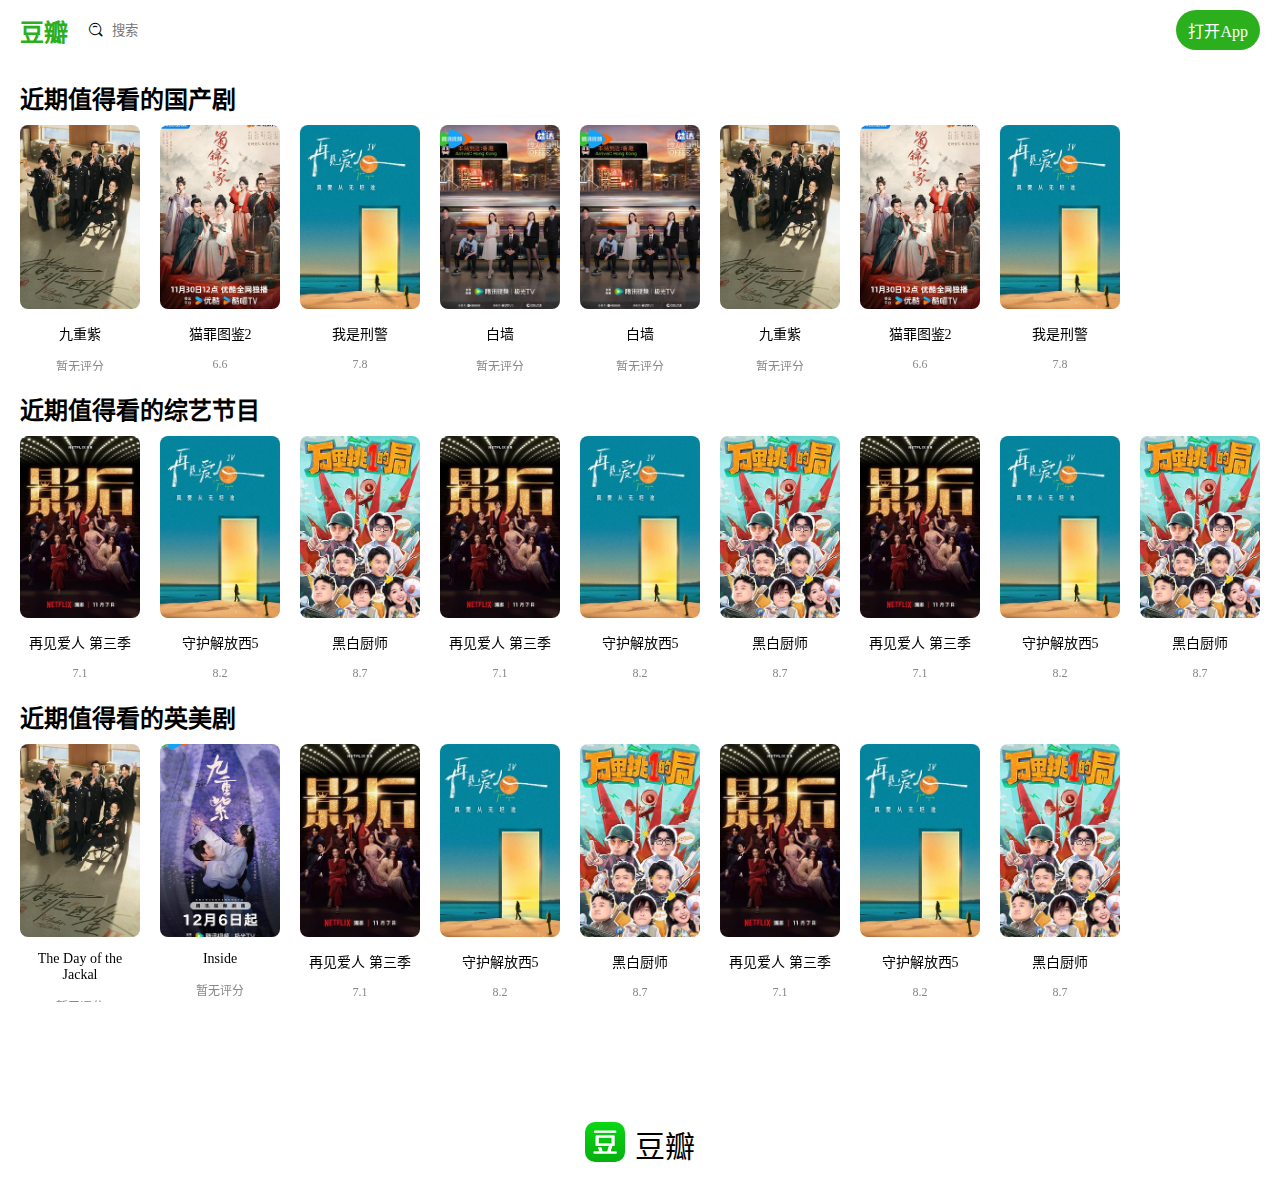
<file: pages/tv.html>
<!DOCTYPE html>
<html lang="zh-CN">
  <head>
    <meta charset="UTF-8" />
    <meta name="viewport" content="width=device-width, initial-scale=1.0" />
    <title>豆瓣tv</title>
    <link rel="stylesheet" href="../swiper/swiper-bundle.min.css" />
    <link rel="stylesheet" href="../css/public.css" />
    <link rel="stylesheet" href="../font/iconfont.css" />
    <style>
      * {
        box-sizing: border-box;
      }
      .container {
        margin: 0 auto;
      }

      .categories {
        padding: 0px 20px;
      }

      .categories h2 {
        font-size: 24px;
        margin-bottom: 10px;
      }

      .swiper-container {
        margin-bottom: 20px;
        width: 100%;
        overflow: hidden;
      }

      .swiper-slide {
        text-align: center;
        width: 120px;
        height: 100%;
        height: auto;
      }

      .swiper-slide img {
        width: 100%;
        height: 75%;
        object-fit: cover;
        border-radius: 8px;
      }

      .swiper-slide p {
        margin-top: 10px;
        font-size: 14px;
      }

      .rating {
        display: block;
        margin-top: 5px;
        font-size: 12px;
        color: #888;
      }
    </style>
  </head>
  <body>
    <div class="container">
      <header>
        <div class="logo">豆瓣</div>
        <div class="search">
          <div class="iconfont icon-sousuo_search"></div>
          <div style="width: 100%">
            <input type="text" placeholder="搜索" />
          </div>
        </div>
        <div class="button">
          <a href="#">打开App</a>
        </div>
      </header>

      <section class="categories">
        <h2>近期值得看的国产剧</h2>
        <div class="swiper-container">
          <div class="swiper-wrapper">
            <div class="swiper-slide">
              <img src="../images/10002.jpg" alt="九重紫" />
              <p>九重紫</p>
              <span class="rating">暂无评分</span>
            </div>
            <div class="swiper-slide">
              <img src="../images/10005.jpg" alt="猫罪图鉴2" />
              <p>猫罪图鉴2</p>
              <span class="rating">6.6</span>
            </div>
            <div class="swiper-slide">
              <img src="../images/10007.jpg" alt="我是刑警" />
              <p>我是刑警</p>
              <span class="rating">7.8</span>
            </div>
            <div class="swiper-slide">
              <img src="../images/10011.jpg" alt="白墙" />
              <p>白墙</p>
              <span class="rating">暂无评分</span>
            </div>
            <div class="swiper-slide">
              <img src="../images/10011.jpg" alt="白墙" />
              <p>白墙</p>
              <span class="rating">暂无评分</span>
            </div>
            <div class="swiper-slide">
              <img src="../images/10002.jpg" alt="九重紫" />
              <p>九重紫</p>
              <span class="rating">暂无评分</span>
            </div>
            <div class="swiper-slide">
              <img src="../images/10005.jpg" alt="猫罪图鉴2" />
              <p>猫罪图鉴2</p>
              <span class="rating">6.6</span>
            </div>
            <div class="swiper-slide">
              <img src="../images/10007.jpg" alt="我是刑警" />
              <p>我是刑警</p>
              <span class="rating">7.8</span>
            </div>
          </div>
        </div>
      </section>

      <section class="categories">
        <h2>近期值得看的综艺节目</h2>
        <div class="swiper-container">
          <div class="swiper-wrapper">
            <div class="swiper-slide">
              <img src="../images/10006.jpg" alt="再见爱人 第三季" />
              <p>再见爱人 第三季</p>
              <span class="rating">7.1</span>
            </div>
            <div class="swiper-slide">
              <img src="../images/10007.jpg" alt="守护解放西5" />
              <p>守护解放西5</p>
              <span class="rating">8.2</span>
            </div>
            <div class="swiper-slide">
              <img src="../images/10014.jpg" alt="黑白厨师" />
              <p>黑白厨师</p>
              <span class="rating">8.7</span>
            </div>
            <div class="swiper-slide">
              <img src="../images/10006.jpg" alt="再见爱人 第三季" />
              <p>再见爱人 第三季</p>
              <span class="rating">7.1</span>
            </div>
            <div class="swiper-slide">
              <img src="../images/10007.jpg" alt="守护解放西5" />
              <p>守护解放西5</p>
              <span class="rating">8.2</span>
            </div>
            <div class="swiper-slide">
              <img src="../images/10014.jpg" alt="黑白厨师" />
              <p>黑白厨师</p>
              <span class="rating">8.7</span>
            </div>
            <div class="swiper-slide">
              <img src="../images/10006.jpg" alt="再见爱人 第三季" />
              <p>再见爱人 第三季</p>
              <span class="rating">7.1</span>
            </div>
            <div class="swiper-slide">
              <img src="../images/10007.jpg" alt="守护解放西5" />
              <p>守护解放西5</p>
              <span class="rating">8.2</span>
            </div>
            <div class="swiper-slide">
              <img src="../images/10014.jpg" alt="黑白厨师" />
              <p>黑白厨师</p>
              <span class="rating">8.7</span>
            </div>
          </div>
        </div>
      </section>

      <section class="categories">
        <h2>近期值得看的英美剧</h2>
        <div class="swiper-container">
          <div class="swiper-wrapper">
            <div class="swiper-slide">
              <img src="../images/10002.jpg" alt="The Day of the Jackal" />
              <p>The Day of the Jackal</p>
              <span class="rating">暂无评分</span>
            </div>
            <div class="swiper-slide">
              <img src="../images/10001.jpg" alt="Inside" />
              <p>Inside</p>
              <span class="rating">暂无评分</span>
            </div>
            <div class="swiper-slide">
              <img src="../images/10006.jpg" alt="再见爱人 第三季" />
              <p>再见爱人 第三季</p>
              <span class="rating">7.1</span>
            </div>
            <div class="swiper-slide">
              <img src="../images/10007.jpg" alt="守护解放西5" />
              <p>守护解放西5</p>
              <span class="rating">8.2</span>
            </div>
            <div class="swiper-slide">
              <img src="../images/10014.jpg" alt="黑白厨师" />
              <p>黑白厨师</p>
              <span class="rating">8.7</span>
            </div>
            <div class="swiper-slide">
              <img src="../images/10006.jpg" alt="再见爱人 第三季" />
              <p>再见爱人 第三季</p>
              <span class="rating">7.1</span>
            </div>
            <div class="swiper-slide">
              <img src="../images/10007.jpg" alt="守护解放西5" />
              <p>守护解放西5</p>
              <span class="rating">8.2</span>
            </div>
            <div class="swiper-slide">
              <img src="../images/10014.jpg" alt="黑白厨师" />
              <p>黑白厨师</p>
              <span class="rating">8.7</span>
            </div>
          </div>
        </div>
      </section>

      <footer>
        <a href="#"><img src="../images/dou.png" alt="" /></a>
        <div>豆瓣</div>
      </footer>
    </div>

    <script src="../swiper/swiper-bundle.min.js"></script>
    <script>
      // 初始化Swiper
      const swiper = new Swiper(".swiper-container", {
        slidesPerView: "auto", // 自动调整每次显示的幻灯片数目
        spaceBetween: 20, // 幻灯片之间的距离
        loop: false, // 循环模式
      });
    </script>
  </body>
</html>
</file>
<file: css/public.css>
body {
    margin: 0;
    padding: 0;
    background-color: #fff;
    height: 100%;
    min-width: 360px;
    width: 100%;
  }
  header {
    display: flex;
    align-items: center;
    justify-content: space-between;
    padding: 10px 20px;
    background-color: #fff;
  }
  header .logo {
    font-size: 24px;
    font-weight: bold;
    color: #2caf1d;
  }
  header .search {
    margin: 0 20px;
    display: flex;
    align-items: center;
    width: 100%;
    flex: 1;
  }
  header .search input {
    width: 100%;
    padding: 8px;
    border: none;
    outline: none;
  }
  header .button {
    display: flex;
    gap: 10px;
  }
  header .button a {
    text-decoration: none;
    padding: 8px 12px;
    background-color: #2caf1d;
    color: #fff;
    border-radius: 30px;
  }
  footer {
    display: flex;
    justify-content: center;
    padding: 20px;
    background-color: #fff;
    margin-top: 100px;
    bottom: 0;
  }
  footer a {
    text-decoration: none;
  }
  footer a img{
    border-radius: 10px;
    height: 40px;
  }
  footer div{
    font-size: 30px;
    margin-left: 10px;
  }
</file>
<file: css/index.css>
.links {
  display: flex;
  flex-wrap: wrap;
  gap: 0;
  border: 1px solid #dddddd43;
  margin-bottom: 20px;
}
.links a {
  flex: 1 0 33%; /* 每行三个均分宽度 */
  box-sizing: border-box;
  text-align: center;
  text-decoration: none;
  padding: 10px;
  border-right: 1px solid #dddddd44;
  border-bottom: 1px solid #dddddd44;
  font-size: 1em;
}
.links a:nth-child(3n) {
  border-right: none; /* 去掉每行最后一个的右边框 */
}
.links a:nth-last-child(-n + 3) {
  border-bottom: none; /* 去掉最后一行的下边框 */
}
.links p {
  margin: 0;
  font-size: 1.2em;
  font-weight: 700;
}
.links span {
  color: #7b807c;
  font-size: 0.9em;
}
.top li {
  list-style-type: none;
}
.top img {
  width: 100%;
  height: 100%;
  overflow: hidden;
  border-radius: 20px;
}
.top {
  padding: 0 20px;
}
.tops {
  height: 150px;
  position: relative;
}
.topcontent {
  position: absolute;
  top: 0px;
  display: flex;
  align-items: center;
  justify-content: flex-start;
  height: 150px;
  width: 100%;
}
.topcontent .title {
  margin-left: 10px;
}
.floatdou a{
  text-decoration: none;
  padding: 10px 20px;
  background-color: #2caf1d;
  color: #fff;
  border-radius: 30px;
}
.floatdou{
  position: fixed;
  left: 50%;
  transform: translateX(-50%);
  bottom: 40px;
  padding: 10px;
}
</file>
<file: font/iconfont.css>
@font-face {
  font-family: "iconfont"; /* Project id 4755761 */
  src: url('iconfont.woff2?t=1734244401820') format('woff2'),
       url('iconfont.woff?t=1734244401820') format('woff'),
       url('iconfont.ttf?t=1734244401820') format('truetype');
}

.iconfont {
  font-family: "iconfont" !important;
  font-size: 16px;
  font-style: normal;
  -webkit-font-smoothing: antialiased;
  -moz-osx-font-smoothing: grayscale;
}

.icon-gouwuche:before {
  content: "\e63f";
}

.icon-huore_fire:before {
  content: "\e729";
}

.icon-pinglun_comments:before {
  content: "\e72a";
}

.icon-sousuo_search:before {
  content: "\e72b";
}
</file>
